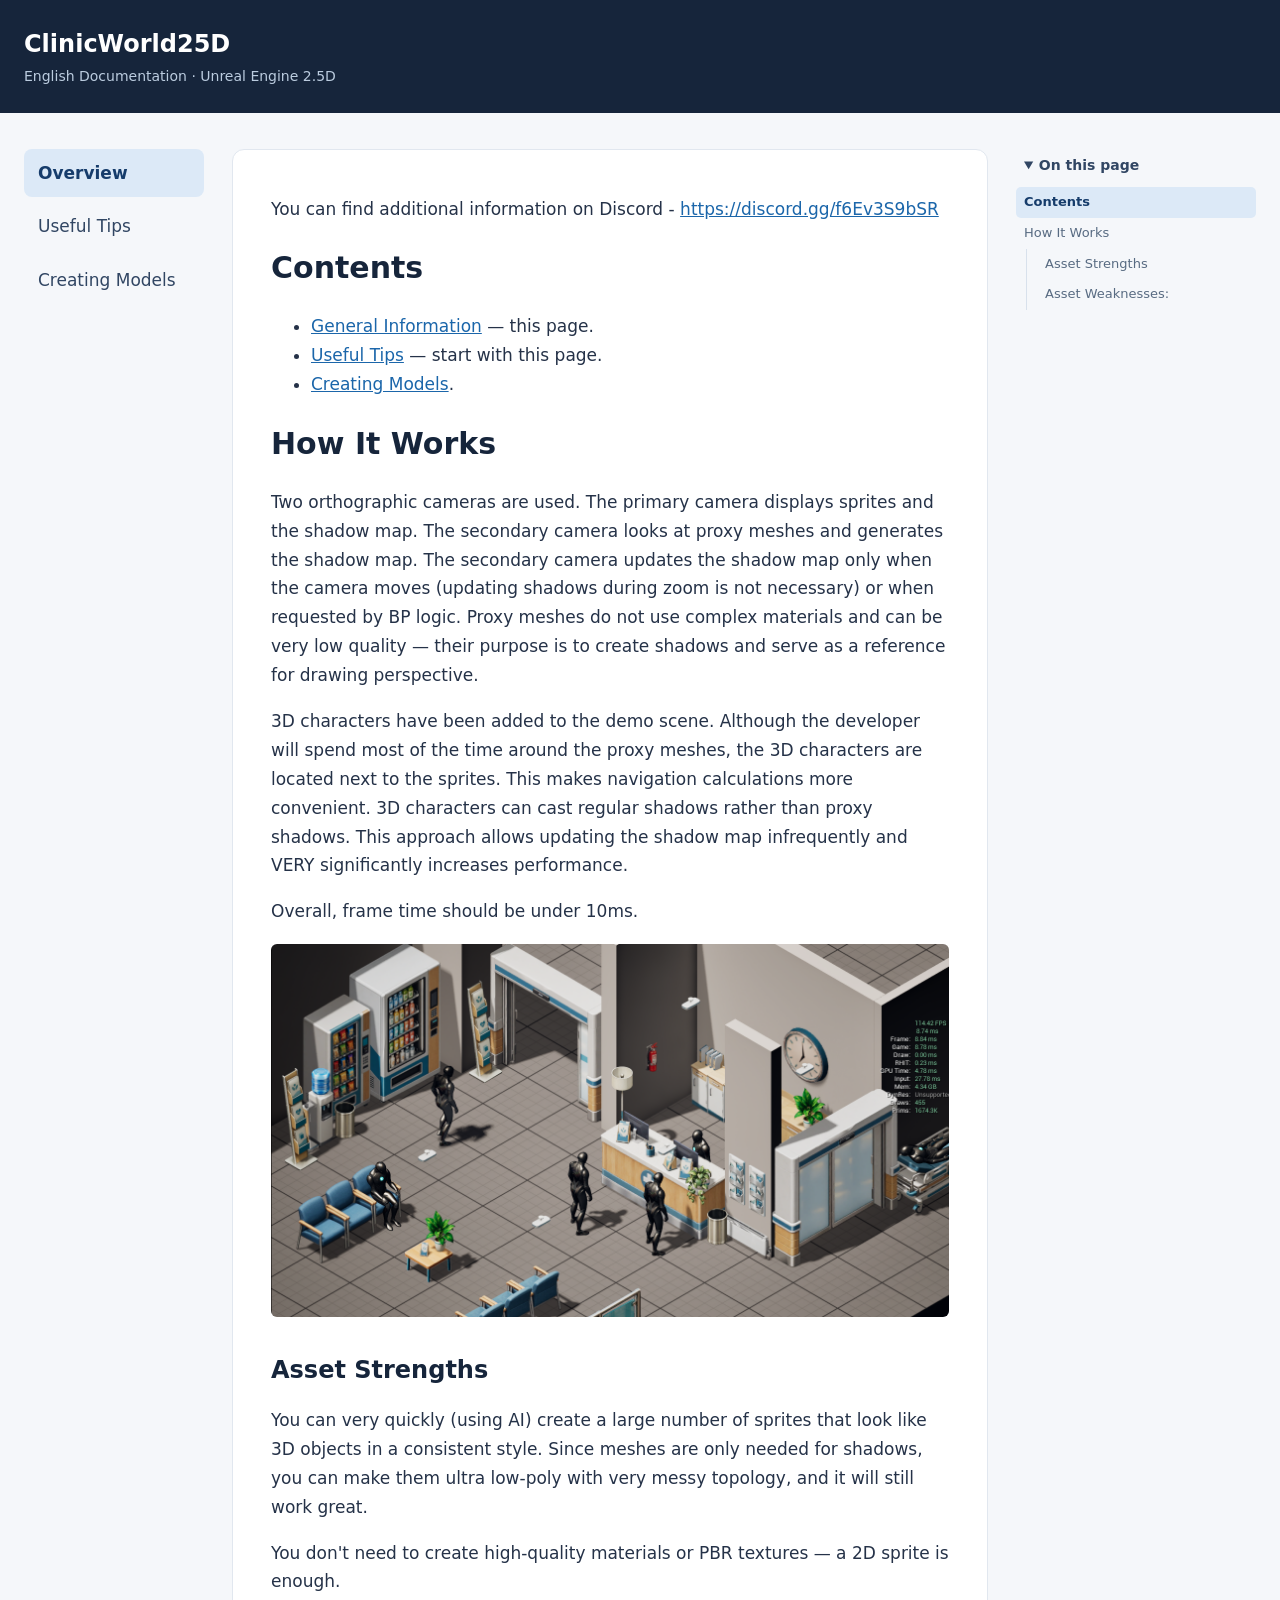
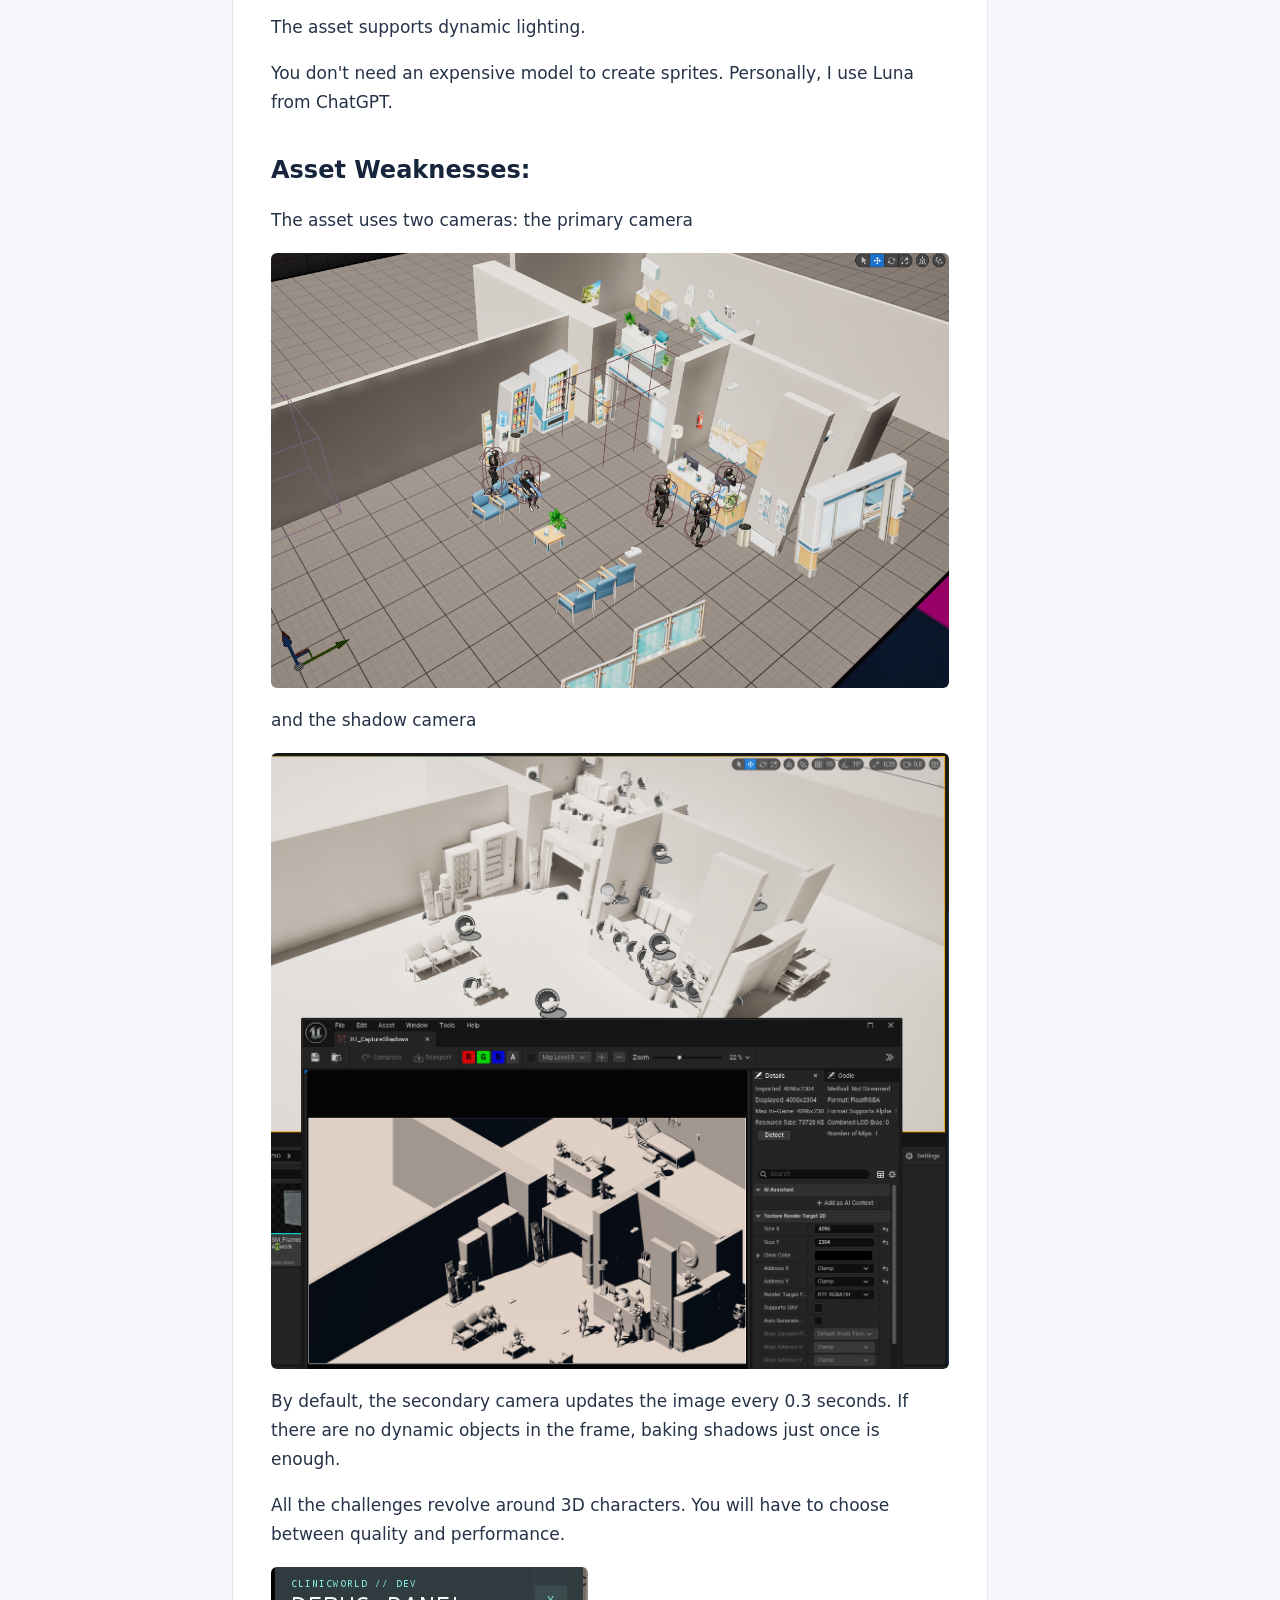
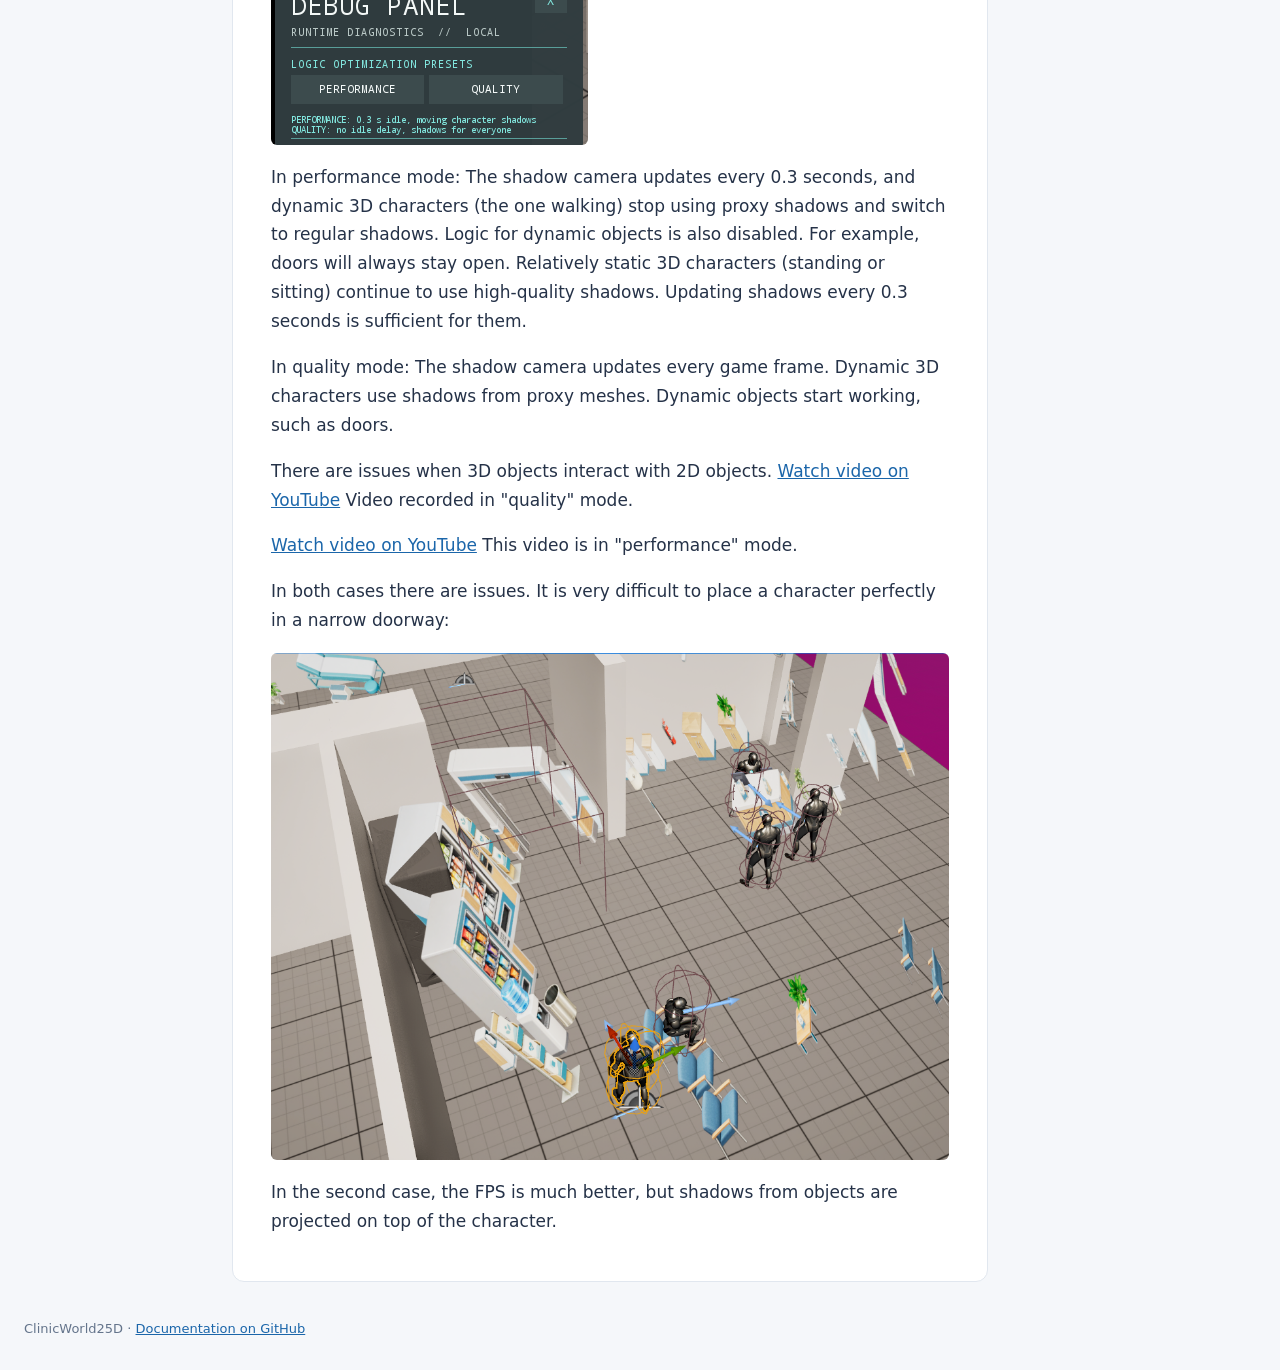
<file: index.html>
<!doctype html><html lang="en"><head><meta charset="utf-8"><meta name="viewport" content="width=device-width, initial-scale=1"><meta name="description" content="ClinicWorld25D documentation: sprites, proxy shadows, and model creation in Unreal Engine."><title>Overview · ClinicWorld25D</title><link rel="stylesheet" href="style.css"><script src="script.js" defer></script></head><body><header><strong>ClinicWorld25D</strong><span>English Documentation · Unreal Engine 2.5D</span></header><div class="shell"><nav class="site-nav" aria-label="Documentation"><a class="active" href="index.html">Overview</a><a class="" href="tips.html">Useful Tips</a><a class="" href="creating-models.html">Creating Models</a></nav><article><p>You can find additional information on Discord - <a href="https://discord.gg/f6Ev3S9bSR">https://discord.gg/f6Ev3S9bSR</a></p>
<h1 id="contents">Contents</h1>
<ul>
<li><a href="index.html#how-it-works">General Information</a> — this page.</li>
<li><a href="tips.html">Useful Tips</a> — start with this page.</li>
<li><a href="creating-models.html">Creating Models</a>.</li>
</ul>
<h1 id="how-it-works">How It Works</h1>
<p>Two orthographic cameras are used.
The primary camera displays sprites and the shadow map.
The secondary camera looks at proxy meshes and generates the shadow map. The secondary camera updates the shadow map only when the camera moves (updating shadows during zoom is not necessary) or when requested by BP logic. Proxy meshes do not use complex materials and can be very low quality — their purpose is to create shadows and serve as a reference for drawing perspective.</p>
<p>3D characters have been added to the demo scene. Although the developer will spend most of the time around the proxy meshes, the 3D characters are located next to the sprites. This makes navigation calculations more convenient. 
3D characters can cast regular shadows rather than proxy shadows. This approach allows updating the shadow map infrequently and VERY significantly increases performance. </p>
<p>Overall, frame time should be under 10ms.</p>
<p><img src="Pasted%20image%2020261002104428.png" alt="Unreal Engine screenshot" loading="lazy"></p>
<h2 id="asset-strengths">Asset Strengths</h2>
<p>You can very quickly (using AI) create a large number of sprites that look like 3D objects in a consistent style. Since meshes are only needed for shadows, you can make them ultra low-poly with very messy topology, and it will still work great.</p>
<p>You don't need to create high-quality materials or PBR textures — a 2D sprite is enough.</p>
<p>The asset supports dynamic lighting. </p>
<p>You don't need an expensive model to create sprites. Personally, I use Luna from ChatGPT.</p>
<h2 id="asset-weaknesses">Asset Weaknesses:</h2>
<p>The asset uses two cameras: the primary camera
<img src="Pasted%20image%2020260928103516.png" alt="Unreal Engine screenshot" loading="lazy">
and the shadow camera
<img src="Pasted%20image%2020260928103644.png" alt="Unreal Engine screenshot" loading="lazy"></p>
<p>By default, the secondary camera updates the image every 0.3 seconds. If there are no dynamic objects in the frame, baking shadows just once is enough.</p>
<p>All the challenges revolve around 3D characters. 
You will have to choose between quality and performance.
<img src="Pasted%20image%2020260928103347.png" alt="Unreal Engine screenshot" loading="lazy">
In performance mode:
The shadow camera updates every 0.3 seconds, and dynamic 3D characters (the one walking) stop using proxy shadows and switch to regular shadows. Logic for dynamic objects is also disabled. For example, doors will always stay open.
Relatively static 3D characters (standing or sitting) continue to use high-quality shadows. Updating shadows every 0.3 seconds is sufficient for them.</p>
<p>In quality mode:
The shadow camera updates every game frame.
Dynamic 3D characters use shadows from proxy meshes. Dynamic objects start working, such as doors.</p>
<p>There are issues when 3D objects interact with 2D objects.
<a href="https://youtu.be/tTf1qSkUecU">Watch video on YouTube</a>
Video recorded in "quality" mode.</p>
<p><a href="https://youtu.be/sWyqWHh1D8M">Watch video on YouTube</a>
This video is in "performance" mode.</p>
<p>In both cases there are issues.
It is very difficult to place a character perfectly in a narrow doorway:
<img src="Pasted%20image%2020260928103132.png" alt="Unreal Engine screenshot" loading="lazy"></p>
<p>In the second case, the FPS is much better, but shadows from objects are projected on top of the character.</p></article><aside class="page-toc"><details open><summary>On this page</summary><nav aria-label="On this page"><div class="toc">
<ul>
<li><a href="#contents">Contents</a></li>
<li><a href="#how-it-works">How It Works</a><ul>
<li><a href="#asset-strengths">Asset Strengths</a></li>
<li><a href="#asset-weaknesses">Asset Weaknesses:</a></li>
</ul>
</li>
</ul>
</div>
</nav></details></aside></div><footer>ClinicWorld25D · <a href="https://github.com/Zegi-assets/ClinicWorld25D-Docs">Documentation on GitHub</a></footer></body></html>
</file>
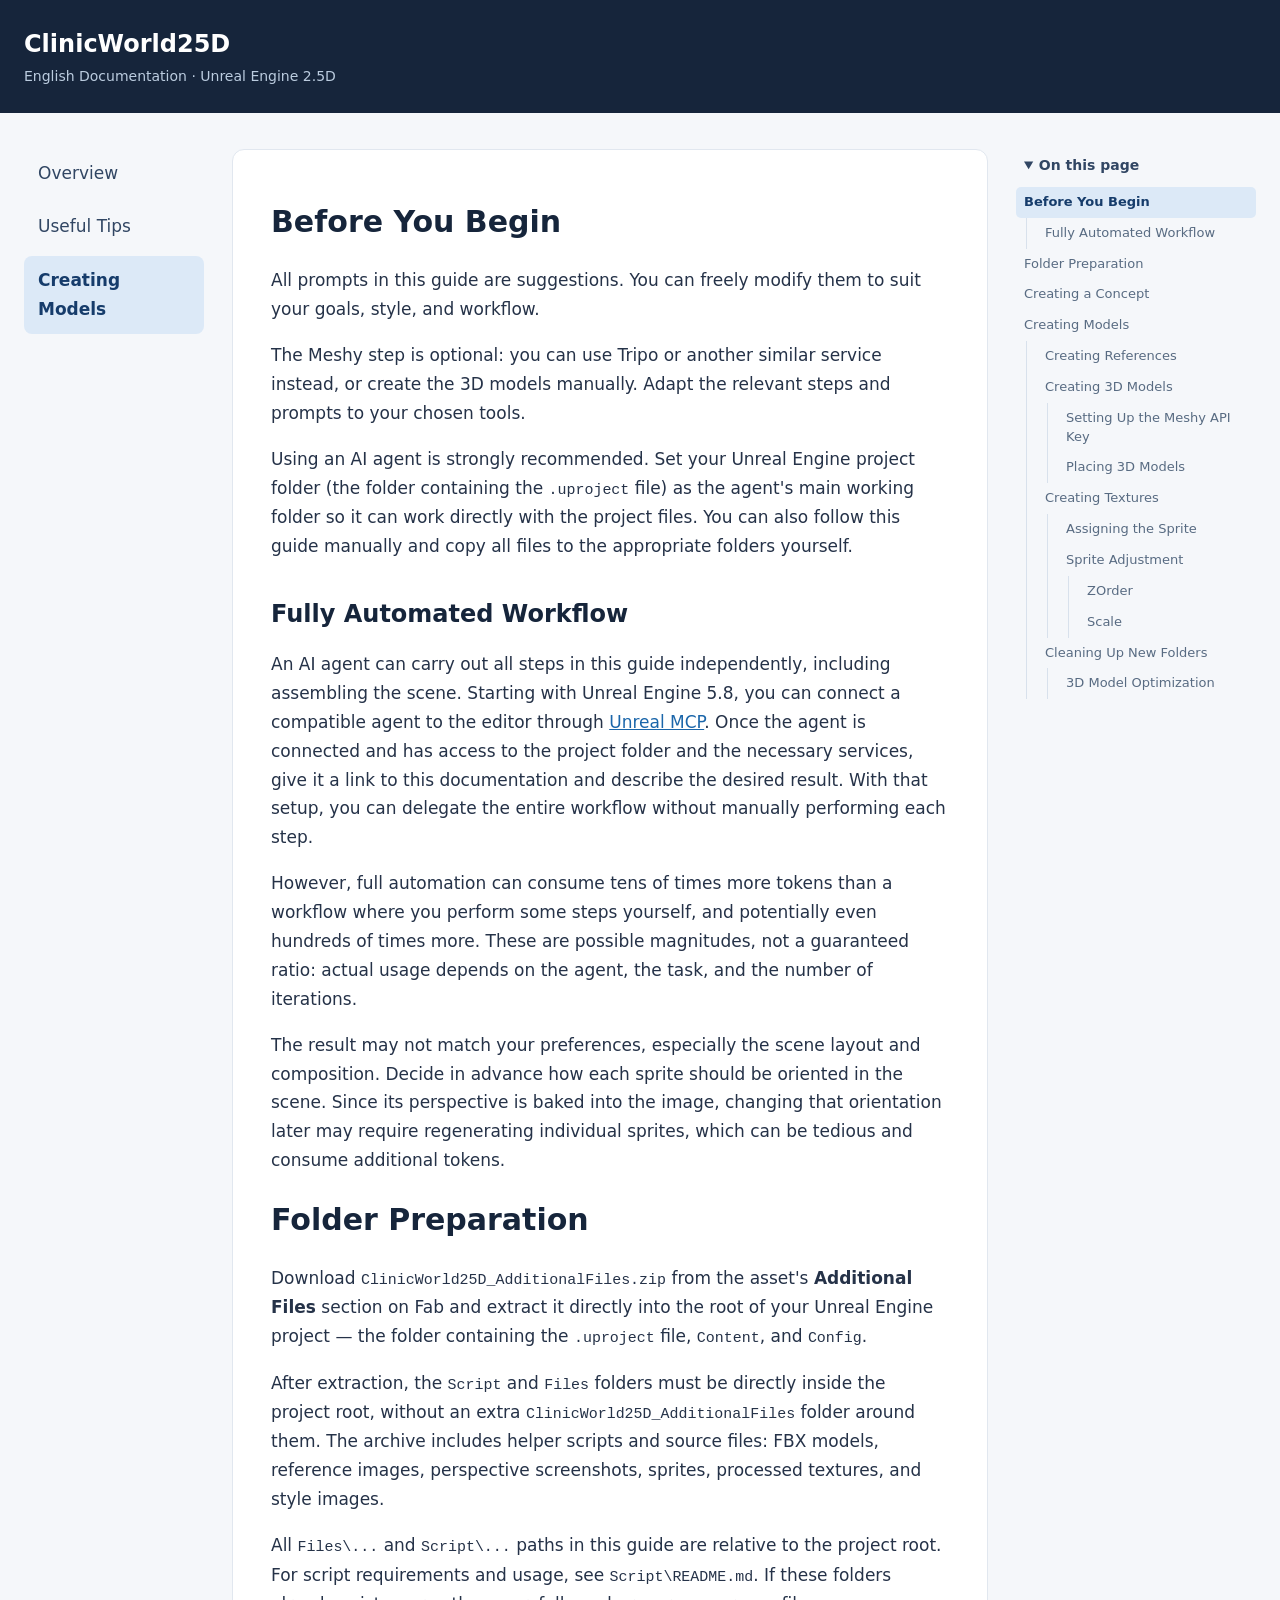
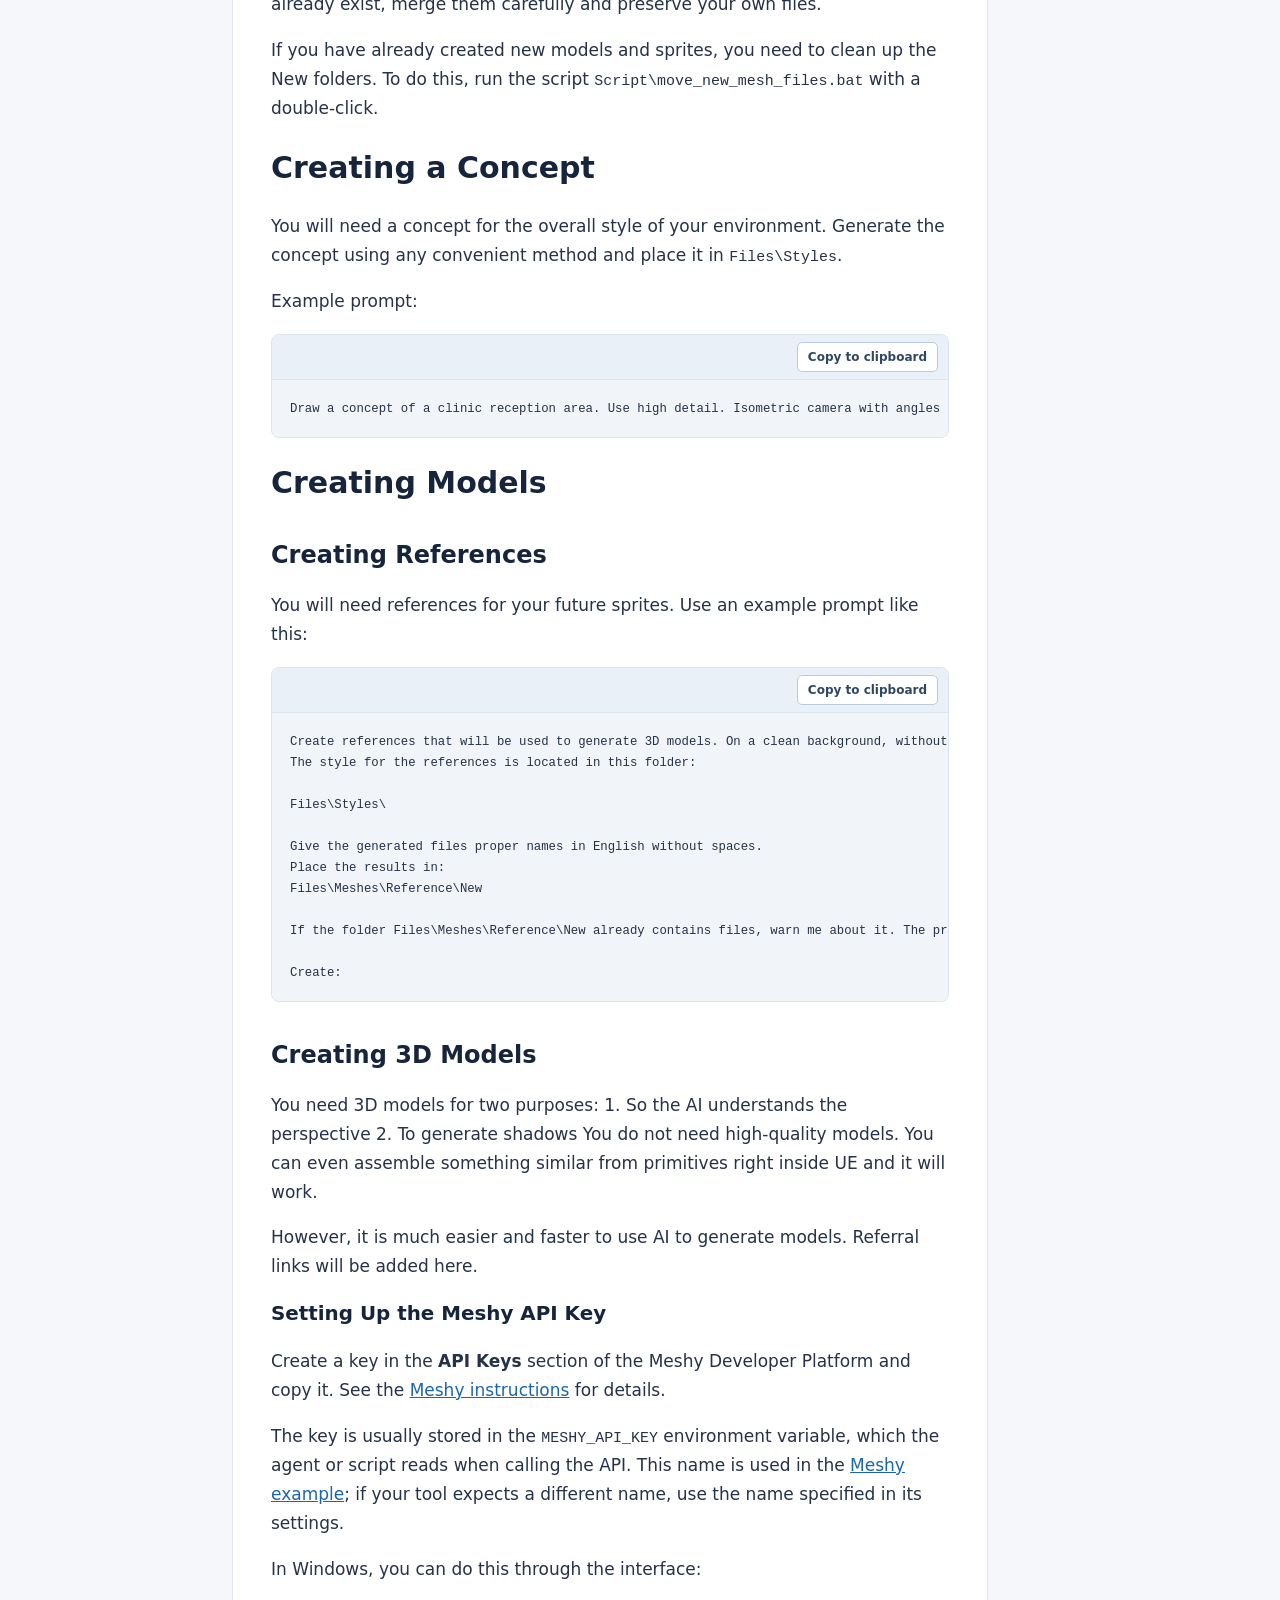
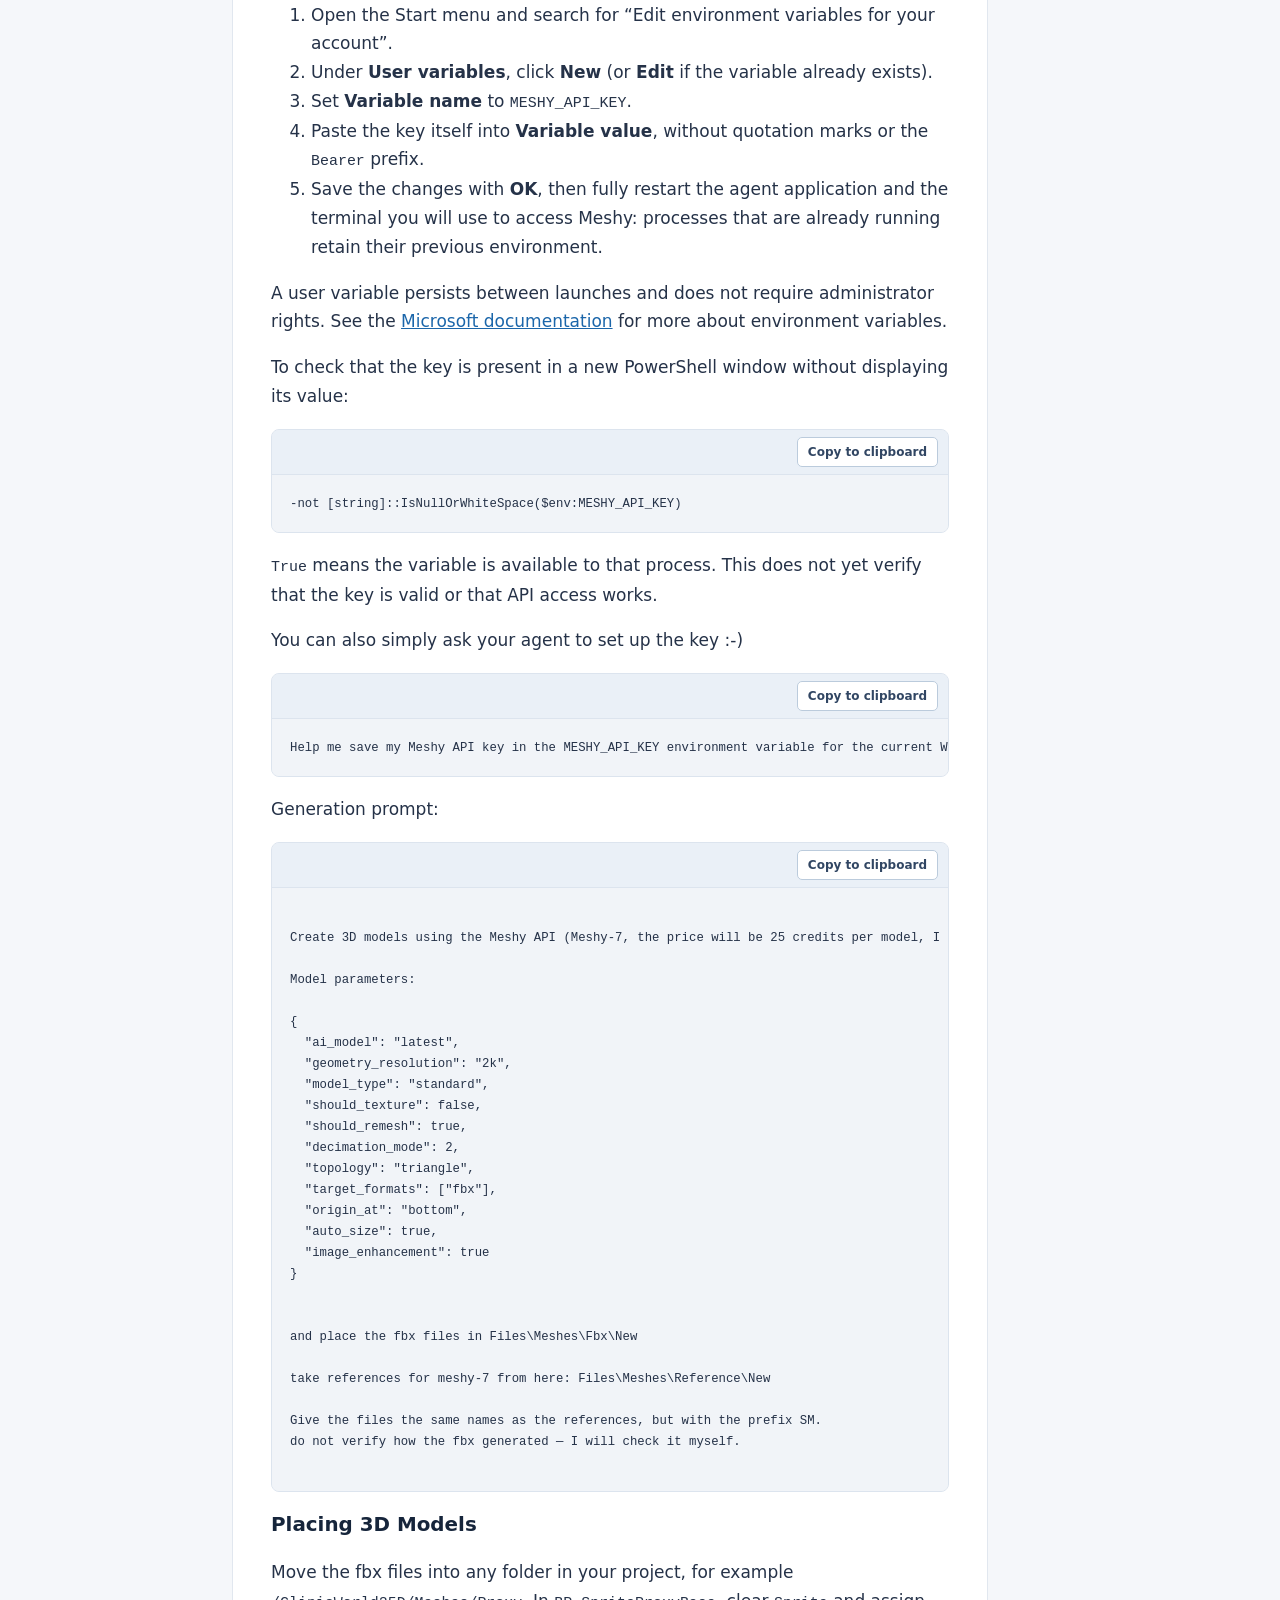
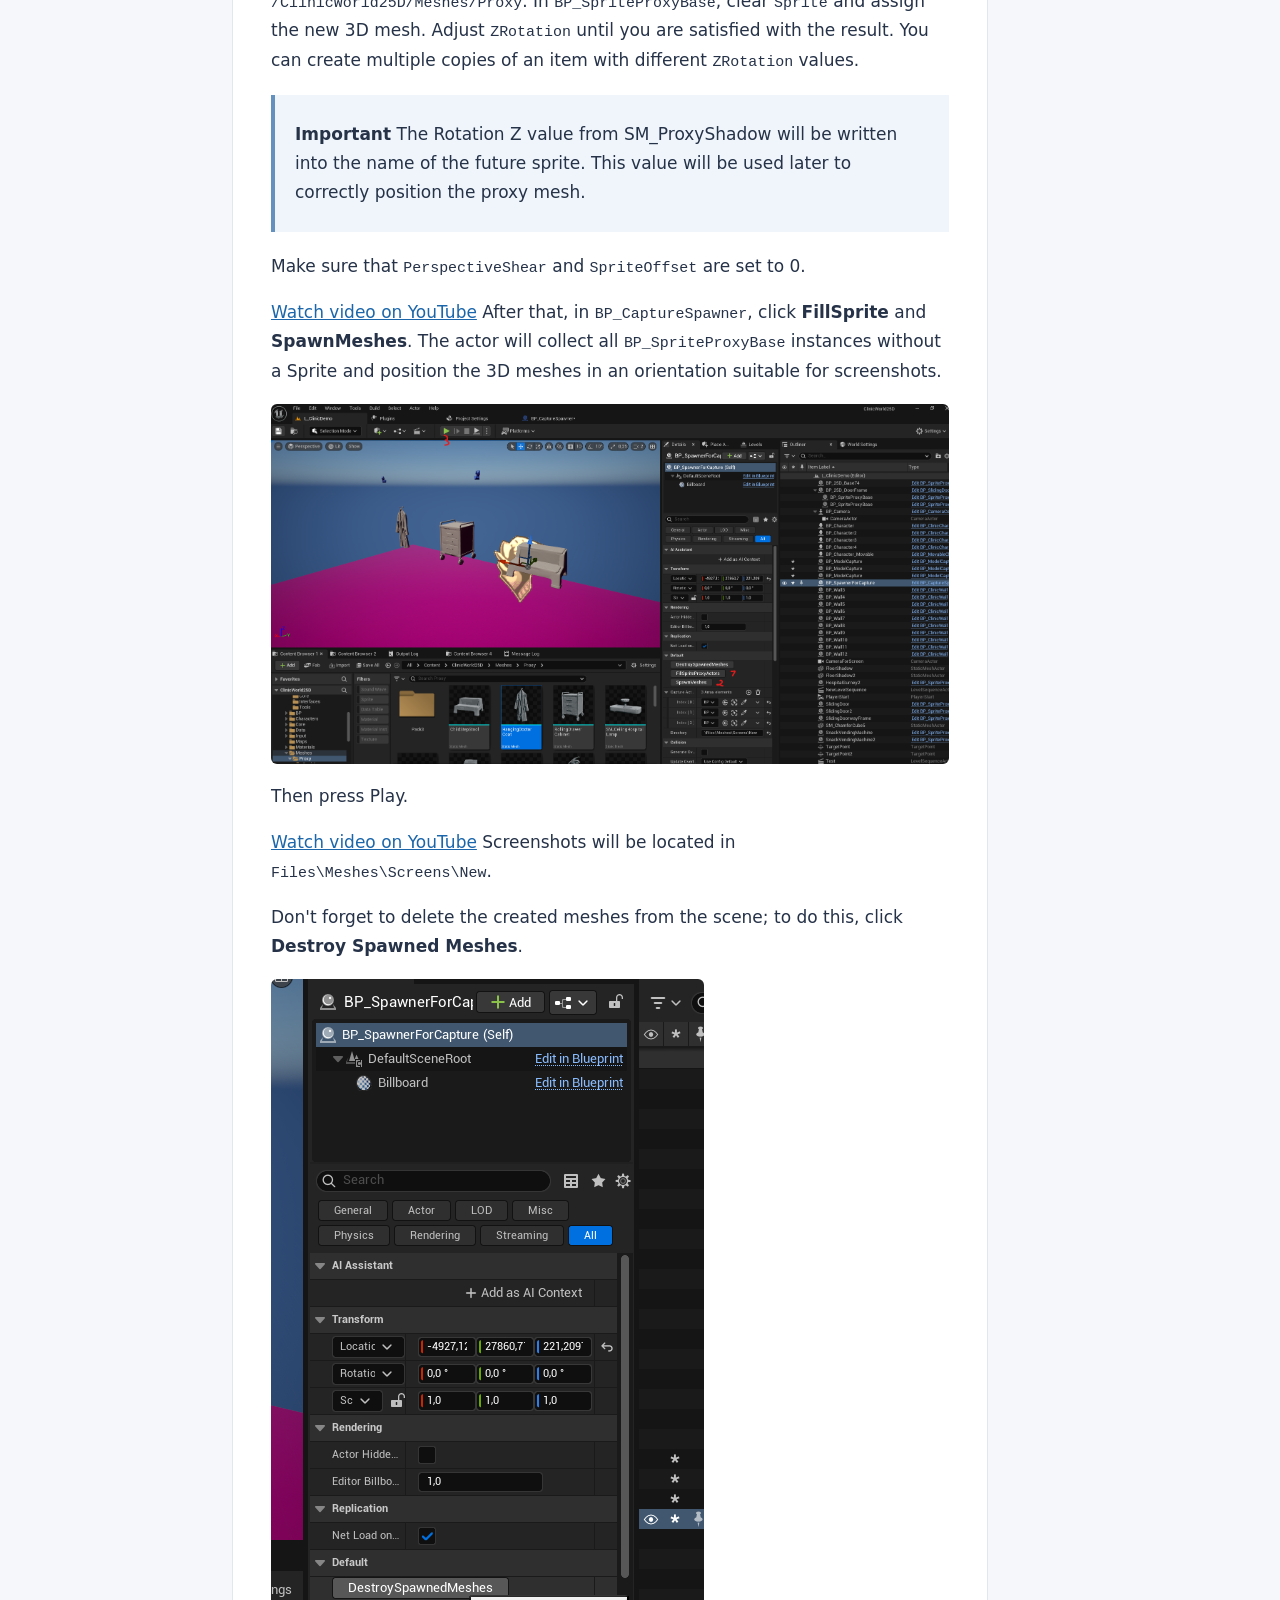
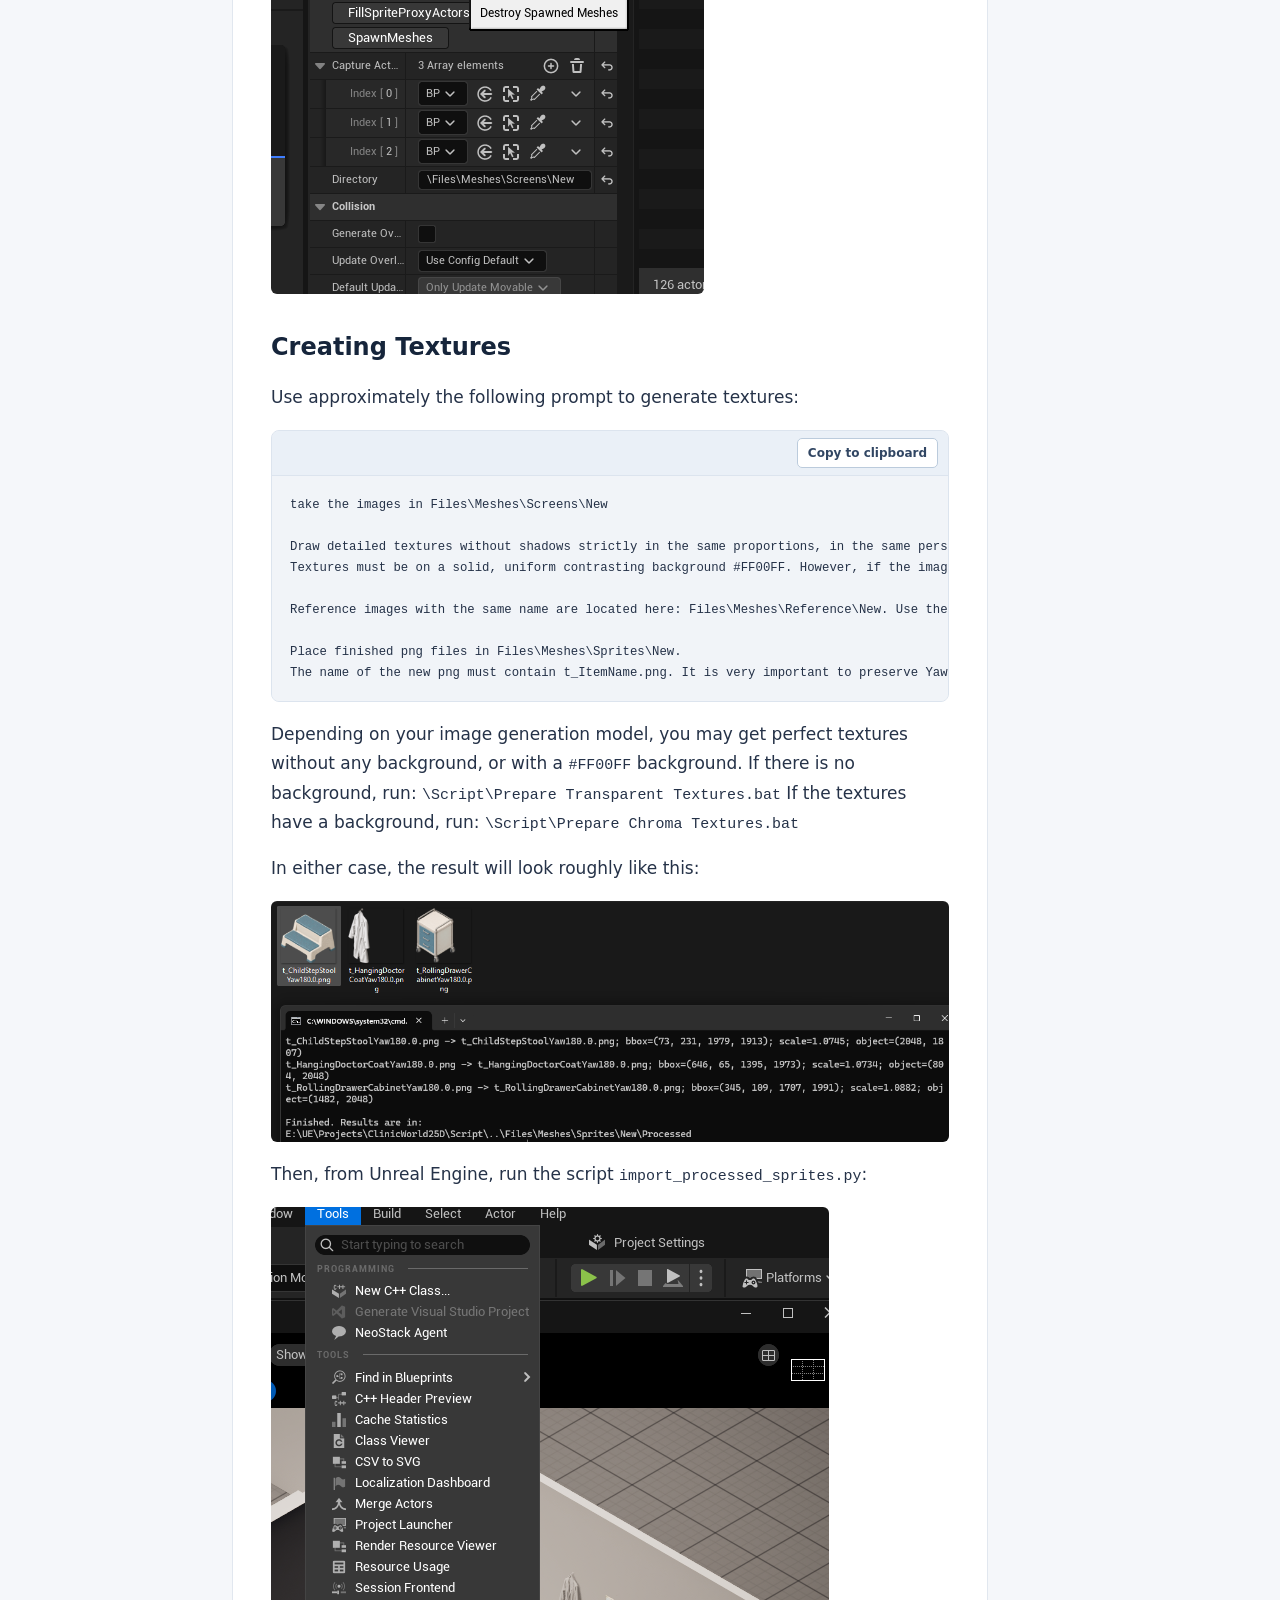
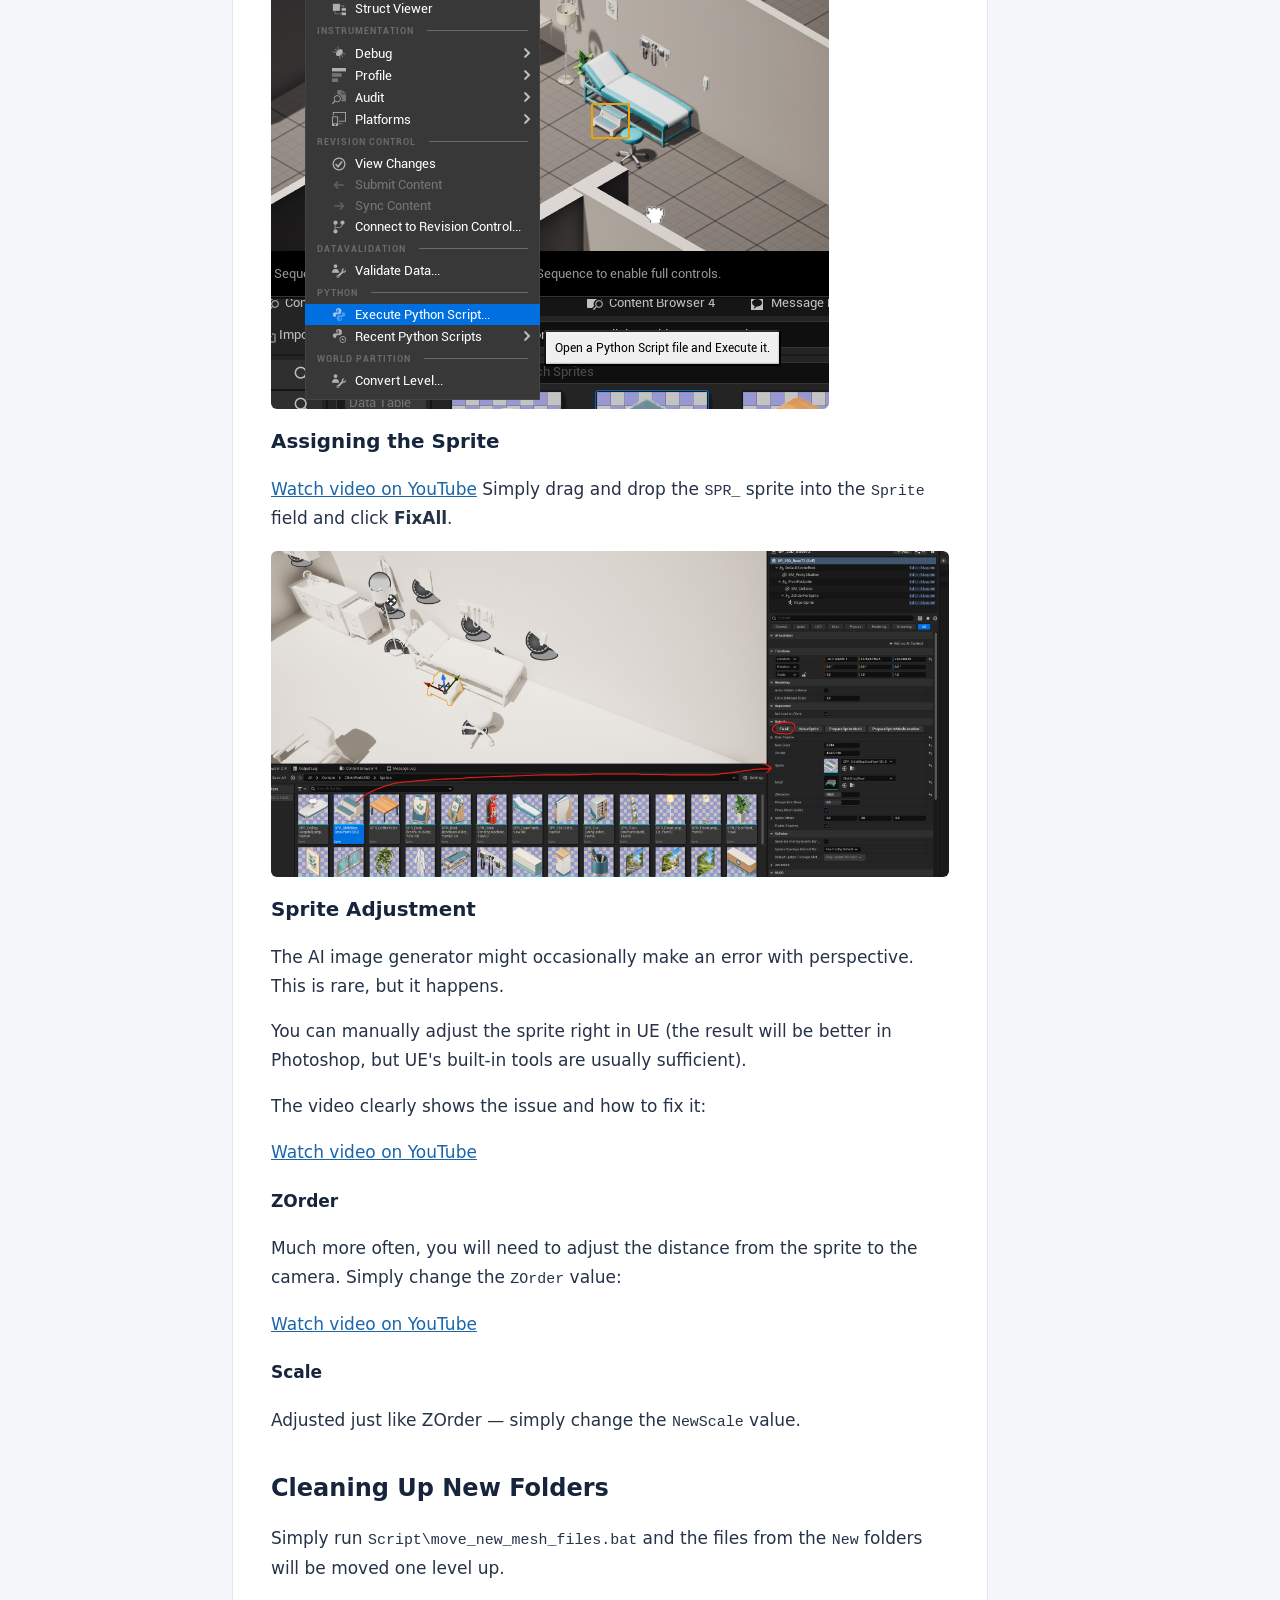
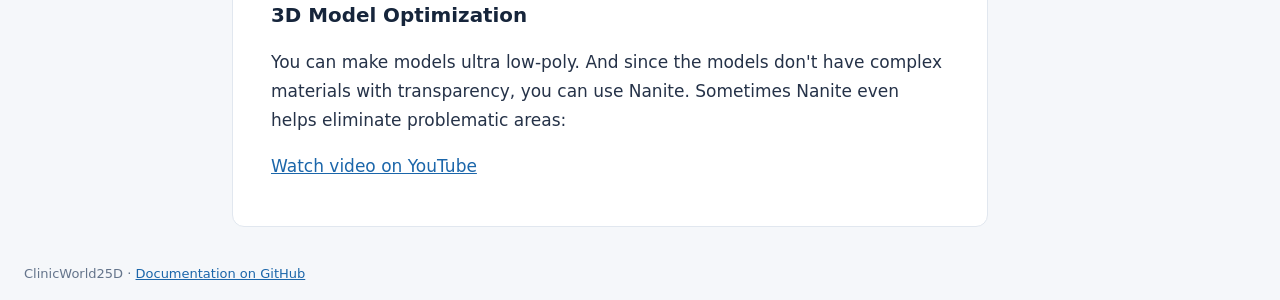
<file: creating-models.html>
<!doctype html><html lang="en"><head><meta charset="utf-8"><meta name="viewport" content="width=device-width, initial-scale=1"><meta name="description" content="ClinicWorld25D documentation: sprites, proxy shadows, and model creation in Unreal Engine."><title>Creating Models · ClinicWorld25D</title><link rel="stylesheet" href="style.css"><script src="script.js" defer></script></head><body><header><strong>ClinicWorld25D</strong><span>English Documentation · Unreal Engine 2.5D</span></header><div class="shell"><nav class="site-nav" aria-label="Documentation"><a class="" href="index.html">Overview</a><a class="" href="tips.html">Useful Tips</a><a class="active" href="creating-models.html">Creating Models</a></nav><article><h1 id="before-you-begin">Before You Begin</h1>
<p>All prompts in this guide are suggestions. You can freely modify them to suit your goals, style, and workflow.</p>
<p>The Meshy step is optional: you can use Tripo or another similar service instead, or create the 3D models manually. Adapt the relevant steps and prompts to your chosen tools.</p>
<p>Using an AI agent is strongly recommended. Set your Unreal Engine project folder (the folder containing the <code>.uproject</code> file) as the agent's main working folder so it can work directly with the project files. You can also follow this guide manually and copy all files to the appropriate folders yourself.</p>
<h2 id="fully-automated-workflow">Fully Automated Workflow</h2>
<p>An AI agent can carry out all steps in this guide independently, including assembling the scene. Starting with Unreal Engine 5.8, you can connect a compatible agent to the editor through <a href="https://dev.epicgames.com/documentation/unreal-engine/unreal-mcp-in-unreal-editor">Unreal MCP</a>. Once the agent is connected and has access to the project folder and the necessary services, give it a link to this documentation and describe the desired result. With that setup, you can delegate the entire workflow without manually performing each step.</p>
<p>However, full automation can consume tens of times more tokens than a workflow where you perform some steps yourself, and potentially even hundreds of times more. These are possible magnitudes, not a guaranteed ratio: actual usage depends on the agent, the task, and the number of iterations.</p>
<p>The result may not match your preferences, especially the scene layout and composition. Decide in advance how each sprite should be oriented in the scene. Since its perspective is baked into the image, changing that orientation later may require regenerating individual sprites, which can be tedious and consume additional tokens.</p>
<h1 id="folder-preparation">Folder Preparation</h1>
<p>Download <code>ClinicWorld25D_AdditionalFiles.zip</code> from the asset's <strong>Additional Files</strong> section on Fab and extract it directly into the root of your Unreal Engine project — the folder containing the <code>.uproject</code> file, <code>Content</code>, and <code>Config</code>.</p>
<p>After extraction, the <code>Script</code> and <code>Files</code> folders must be directly inside the project root, without an extra <code>ClinicWorld25D_AdditionalFiles</code> folder around them. The archive includes helper scripts and source files: FBX models, reference images, perspective screenshots, sprites, processed textures, and style images.</p>
<p>All <code>Files\...</code> and <code>Script\...</code> paths in this guide are relative to the project root. For script requirements and usage, see <code>Script\README.md</code>. If these folders already exist, merge them carefully and preserve your own files.</p>
<p>If you have already created new models and sprites, you need to clean up the New folders. To do this, run the script <code>Script\move_new_mesh_files.bat</code> with a double-click.</p>
<h1 id="creating-a-concept">Creating a Concept</h1>
<p>You will need a concept for the overall style of your environment.
Generate the concept using any convenient method and place it in <code>Files\Styles</code>.</p>
<p>Example prompt:</p>
<pre><code>Draw a concept of a clinic reception area. Use high detail. Isometric camera with angles (Pitch=-35.264000,Yaw=45.000000,Roll=0.000000)
</code></pre>
<h1 id="creating-models">Creating Models</h1>
<h2 id="creating-references">Creating References</h2>
<p>You will need references for your future sprites.
Use an example prompt like this:</p>
<pre><code>Create references that will be used to generate 3D models. On a clean background, without shadows.
The style for the references is located in this folder: 

Files\Styles\

Give the generated files proper names in English without spaces.
Place the results in:
Files\Meshes\Reference\New

If the folder Files\Meshes\Reference\New already contains files, warn me about it. The proper way to clear the folder is to run Script\move_new_mesh_files.bat

Create:
</code></pre>
<h2 id="creating-3d-models">Creating 3D Models</h2>
<p>You need 3D models for two purposes:
1. So the AI understands the perspective
2. To generate shadows
You do not need high-quality models. You can even assemble something similar from primitives right inside UE and it will work.</p>
<p>However, it is much easier and faster to use AI to generate models. 
Referral links will be added here.</p>
<h3 id="setting-up-the-meshy-api-key">Setting Up the Meshy API Key</h3>
<p>Create a key in the <strong>API Keys</strong> section of the Meshy Developer Platform and copy it. See the <a href="https://docs.meshy.ai/en/api/authentication">Meshy instructions</a> for details.</p>
<p>The key is usually stored in the <code>MESHY_API_KEY</code> environment variable, which the agent or script reads when calling the API. This name is used in the <a href="https://docs.meshy.ai/en/api/quick-start">Meshy example</a>; if your tool expects a different name, use the name specified in its settings.</p>
<p>In Windows, you can do this through the interface:</p>
<ol>
<li>Open the Start menu and search for “Edit environment variables for your account”.</li>
<li>Under <strong>User variables</strong>, click <strong>New</strong> (or <strong>Edit</strong> if the variable already exists).</li>
<li>Set <strong>Variable name</strong> to <code>MESHY_API_KEY</code>.</li>
<li>Paste the key itself into <strong>Variable value</strong>, without quotation marks or the <code>Bearer</code> prefix.</li>
<li>Save the changes with <strong>OK</strong>, then fully restart the agent application and the terminal you will use to access Meshy: processes that are already running retain their previous environment.</li>
</ol>
<p>A user variable persists between launches and does not require administrator rights. See the <a href="https://learn.microsoft.com/en-us/powershell/module/microsoft.powershell.core/about/about_environment_variables">Microsoft documentation</a> for more about environment variables.</p>
<p>To check that the key is present in a new PowerShell window without displaying its value:</p>
<pre><code class="language-powershell">-not [string]::IsNullOrWhiteSpace($env:MESHY_API_KEY)
</code></pre>
<p><code>True</code> means the variable is available to that process. This does not yet verify that the key is valid or that API access works.</p>
<p>You can also simply ask your agent to set up the key :-)</p>
<pre><code class="language-text">Help me save my Meshy API key in the MESHY_API_KEY environment variable for the current Windows user. Arrange for me to enter the key locally myself, without sending it in chat. Do not display the key or save it in project files or documentation. Check that the variable exists without displaying its value, and tell me which application needs to be restarted.
</code></pre>
<p>Generation prompt:</p>
<pre><code>
Create 3D models using the Meshy API (Meshy-7, the price will be 25 credits per model, I grant permission for this)

Model parameters:

{
  &quot;ai_model&quot;: &quot;latest&quot;,
  &quot;geometry_resolution&quot;: &quot;2k&quot;,
  &quot;model_type&quot;: &quot;standard&quot;,
  &quot;should_texture&quot;: false,
  &quot;should_remesh&quot;: true,
  &quot;decimation_mode&quot;: 2,
  &quot;topology&quot;: &quot;triangle&quot;,
  &quot;target_formats&quot;: [&quot;fbx&quot;],
  &quot;origin_at&quot;: &quot;bottom&quot;,
  &quot;auto_size&quot;: true,
  &quot;image_enhancement&quot;: true
}


and place the fbx files in Files\Meshes\Fbx\New

take references for meshy-7 from here: Files\Meshes\Reference\New

Give the files the same names as the references, but with the prefix SM.
do not verify how the fbx generated — I will check it myself.

</code></pre>
<h3 id="placing-3d-models">Placing 3D Models</h3>
<p>Move the fbx files into any folder in your project, for example <code>/ClinicWorld25D/Meshes/Proxy</code>.
In <code>BP_SpriteProxyBase</code>, clear <code>Sprite</code> and assign the new 3D mesh.
Adjust <code>ZRotation</code> until you are satisfied with the result. You can create multiple copies of an item with different <code>ZRotation</code> values.</p>
<blockquote>
<p><strong>Important</strong>
 The Rotation Z value from SM_ProxyShadow will be written into the name of the future sprite.
 This value will be used later to correctly position the proxy mesh.</p>
</blockquote>
<p>Make sure that <code>PerspectiveShear</code> and <code>SpriteOffset</code> are set to 0.</p>
<p><a href="https://youtu.be/ASfTrTJzeUY">Watch video on YouTube</a>
After that, in <code>BP_CaptureSpawner</code>, click <strong>FillSprite</strong> and <strong>SpawnMeshes</strong>. The actor will collect all <code>BP_SpriteProxyBase</code> instances without a Sprite and position the 3D meshes in an orientation suitable for screenshots.</p>
<p><img src="Pasted%20image%2020260925162139.png" alt="Unreal Engine screenshot" loading="lazy" width="700"></p>
<p>Then press Play.</p>
<p><a href="https://youtu.be/drQFPAa5MlY">Watch video on YouTube</a>
Screenshots will be located in <code>Files\Meshes\Screens\New</code>.</p>
<p>Don't forget to delete the created meshes from the scene; to do this, click 
<strong>Destroy Spawned Meshes</strong>.
<img src="Pasted%20image%2020260925162550.png" alt="Unreal Engine screenshot" loading="lazy"></p>
<h2 id="creating-textures">Creating Textures</h2>
<p>Use approximately the following prompt to generate textures:</p>
<pre><code>take the images in Files\Meshes\Screens\New 

Draw detailed textures without shadows strictly in the same proportions, in the same perspective, and at the same resolution (2048x2048) as the 3D model screenshot. Take file names into account to understand what is depicted in the screenshot.
Textures must be on a solid, uniform contrasting background #FF00FF. However, if the image generator produces images without a background right away, that is great! Do not force-add a background.

Reference images with the same name are located here: Files\Meshes\Reference\New. Use them to create the texture in the required projection.

Place finished png files in Files\Meshes\Sprites\New.
The name of the new png must contain t_ItemName.png. It is very important to preserve Yaw and its value in the file name.
</code></pre>
<p>Depending on your image generation model, you may get perfect textures without any background, or with a <code>#FF00FF</code> background.
If there is no background, run:
<code>\Script\Prepare Transparent Textures.bat</code>
If the textures have a background, run:
<code>\Script\Prepare Chroma Textures.bat</code></p>
<p>In either case, the result will look roughly like this:</p>
<p><img src="Pasted%20image%2020260926100901.png" alt="Unreal Engine screenshot" loading="lazy"></p>
<p>Then, from Unreal Engine, run the script <code>import_processed_sprites.py</code>:</p>
<p><img src="Pasted%20image%2020260926102949.png" alt="Unreal Engine screenshot" loading="lazy"></p>
<h3 id="assigning-the-sprite">Assigning the Sprite</h3>
<p><a href="https://youtu.be/8qln9bvIU1o">Watch video on YouTube</a>
Simply drag and drop the <code>SPR_</code> sprite into the <code>Sprite</code> field and click <strong>FixAll</strong>.
<img src="Pasted%20image%2020260926104105.png" alt="Unreal Engine screenshot" loading="lazy"></p>
<h3 id="sprite-adjustment">Sprite Adjustment</h3>
<p>The AI image generator might occasionally make an error with perspective. This is rare, but it happens.</p>
<p>You can manually adjust the sprite right in UE (the result will be better in Photoshop, but UE's built-in tools are usually sufficient).</p>
<p>The video clearly shows the issue and how to fix it:</p>
<p><a href="https://youtu.be/2n6UNE6s4u0">Watch video on YouTube</a></p>
<h4 id="zorder">ZOrder</h4>
<p>Much more often, you will need to adjust the distance from the sprite to the camera. Simply change the <code>ZOrder</code> value:</p>
<p><a href="https://youtu.be/ZF_KgzIgENA">Watch video on YouTube</a></p>
<h4 id="scale">Scale</h4>
<p>Adjusted just like ZOrder — simply change the <code>NewScale</code> value.</p>
<h2 id="cleaning-up-new-folders">Cleaning Up New Folders</h2>
<p>Simply run <code>Script\move_new_mesh_files.bat</code> and the files from the <code>New</code> folders will be moved one level up.</p>
<h3 id="3d-model-optimization">3D Model Optimization</h3>
<p>You can make models ultra low-poly. And since the models don't have complex materials with transparency, you can use Nanite. Sometimes Nanite even helps eliminate problematic areas:</p>
<p><a href="https://youtu.be/h_3f4ejzNa0">Watch video on YouTube</a></p></article><aside class="page-toc"><details open><summary>On this page</summary><nav aria-label="On this page"><div class="toc">
<ul>
<li><a href="#before-you-begin">Before You Begin</a><ul>
<li><a href="#fully-automated-workflow">Fully Automated Workflow</a></li>
</ul>
</li>
<li><a href="#folder-preparation">Folder Preparation</a></li>
<li><a href="#creating-a-concept">Creating a Concept</a></li>
<li><a href="#creating-models">Creating Models</a><ul>
<li><a href="#creating-references">Creating References</a></li>
<li><a href="#creating-3d-models">Creating 3D Models</a><ul>
<li><a href="#setting-up-the-meshy-api-key">Setting Up the Meshy API Key</a></li>
<li><a href="#placing-3d-models">Placing 3D Models</a></li>
</ul>
</li>
<li><a href="#creating-textures">Creating Textures</a><ul>
<li><a href="#assigning-the-sprite">Assigning the Sprite</a></li>
<li><a href="#sprite-adjustment">Sprite Adjustment</a><ul>
<li><a href="#zorder">ZOrder</a></li>
<li><a href="#scale">Scale</a></li>
</ul>
</li>
</ul>
</li>
<li><a href="#cleaning-up-new-folders">Cleaning Up New Folders</a><ul>
<li><a href="#3d-model-optimization">3D Model Optimization</a></li>
</ul>
</li>
</ul>
</li>
</ul>
</div>
</nav></details></aside></div><footer>ClinicWorld25D · <a href="https://github.com/Zegi-assets/ClinicWorld25D-Docs">Documentation on GitHub</a></footer></body></html>
</file>
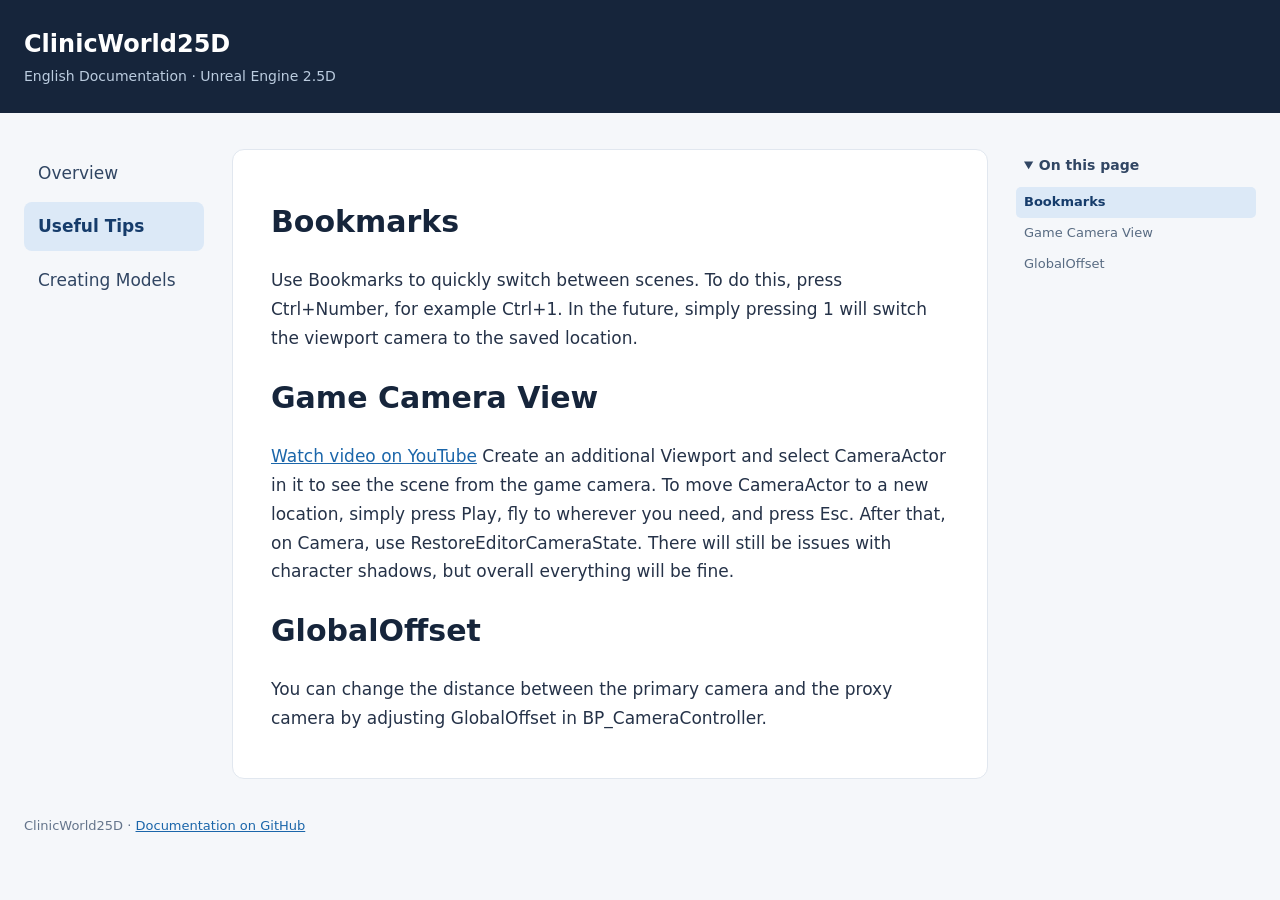
<file: tips.html>
<!doctype html><html lang="en"><head><meta charset="utf-8"><meta name="viewport" content="width=device-width, initial-scale=1"><meta name="description" content="ClinicWorld25D documentation: sprites, proxy shadows, and model creation in Unreal Engine."><title>Useful Tips · ClinicWorld25D</title><link rel="stylesheet" href="style.css"><script src="script.js" defer></script></head><body><header><strong>ClinicWorld25D</strong><span>English Documentation · Unreal Engine 2.5D</span></header><div class="shell"><nav class="site-nav" aria-label="Documentation"><a class="" href="index.html">Overview</a><a class="active" href="tips.html">Useful Tips</a><a class="" href="creating-models.html">Creating Models</a></nav><article><h1 id="bookmarks">Bookmarks</h1>
<p>Use Bookmarks to quickly switch between scenes.
To do this, press Ctrl+Number, for example Ctrl+1. In the future, simply pressing 1 will switch the viewport camera to the saved location.</p>
<h1 id="game-camera-view">Game Camera View</h1>
<p><a href="https://youtu.be/ZHhmq6dMqx4">Watch video on YouTube</a>
Create an additional Viewport and select CameraActor in it to see the scene from the game camera.
To move CameraActor to a new location, simply press Play, fly to wherever you need, and press Esc. After that, on Camera, use RestoreEditorCameraState.
There will still be issues with character shadows, but overall everything will be fine.</p>
<h1 id="globaloffset">GlobalOffset</h1>
<p>You can change the distance between the primary camera and the proxy camera by adjusting GlobalOffset in BP_CameraController.</p></article><aside class="page-toc"><details open><summary>On this page</summary><nav aria-label="On this page"><div class="toc">
<ul>
<li><a href="#bookmarks">Bookmarks</a></li>
<li><a href="#game-camera-view">Game Camera View</a></li>
<li><a href="#globaloffset">GlobalOffset</a></li>
</ul>
</div>
</nav></details></aside></div><footer>ClinicWorld25D · <a href="https://github.com/Zegi-assets/ClinicWorld25D-Docs">Documentation on GitHub</a></footer></body></html>
</file>
<file: style.css>
* { box-sizing: border-box; }
html { scroll-behavior: smooth; }
body { margin: 0; background: #f5f7fa; color: #253248; font: 17px/1.7 system-ui, sans-serif; }
header { background: #16253b; color: white; padding: 24px max(24px, calc((100% - 1440px)/2 + 24px)); }
header strong { font-size: 24px; }
header span { display: block; color: #bbccdf; font-size: 14px; }
.shell { display: grid; grid-template-columns: 180px minmax(0, 1fr) 240px; gap: 28px; max-width: 1440px; margin: auto; padding: 36px 24px; align-items: start; }
.site-nav, .page-toc { position: sticky; top: 24px; }
.site-nav a { display: block; padding: 10px 14px; border-radius: 8px; color: #314663; text-decoration: none; margin-bottom: 5px; }
.site-nav a.active { background: #dce9f7; color: #163c6b; font-weight: 650; }
article { min-width: 0; background: white; padding: 28px 38px; border-radius: 12px; border: 1px solid #e1e7ef; }
h1, h2, h3, h4 { line-height: 1.3; color: #16253b; scroll-margin-top: 24px; }
h1 { font-size: 30px; }
h2 { margin-top: 38px; font-size: 24px; }
a { color: #1b66aa; }
img { max-width: 100%; height: auto; border-radius: 6px; display: block; margin: 18px 0; }
pre { overflow: auto; background: #f1f4f8; padding: 18px; border-radius: 8px; font-size: 14px; line-height: 1.5; }
code { font-family: Consolas, monospace; font-size: .88em; overflow-wrap: anywhere; }
blockquote { margin: 20px 0; border-left: 4px solid #6491bd; padding: 8px 20px; background: #eff5fb; }
footer { max-width: 1440px; margin: 0 auto; padding: 0 24px 30px; color: #64748b; font-size: 13px; }
.page-toc { min-width: 0; max-height: calc(100vh - 48px); overflow: auto; font-size: 13px; line-height: 1.45; scrollbar-width: thin; }
.page-toc summary { cursor: pointer; font-size: 14px; font-weight: 650; color: #314663; padding: 6px 8px 12px; }
.page-toc ul { list-style: none; margin: 0; padding: 0; }
.page-toc ul ul { margin-left: 10px; padding-left: 10px; border-left: 1px solid #d8e1ec; }
.page-toc a { display: block; padding: 6px 8px; border-radius: 5px; color: #586b82; text-decoration: none; overflow-wrap: anywhere; }
.page-toc a:hover { background: #e8eef6; color: #163c6b; }
.page-toc a[aria-current="location"] { background: #dce9f7; color: #163c6b; font-weight: 650; }
.code-block { margin: 18px 0; border: 1px solid #dce4ee; border-radius: 8px; overflow: hidden; background: #f1f4f8; }
.code-toolbar { display: flex; justify-content: flex-end; padding: 7px 10px; border-bottom: 1px solid #dce4ee; background: #eaf0f7; }
.copy-button { cursor: pointer; font: 600 12px/1.5 system-ui, sans-serif; color: #314663; background: white; border: 1px solid #bbcbdc; border-radius: 5px; padding: 5px 10px; }
.copy-button:hover { background: #dce9f7; }
.copy-button:focus-visible, a:focus-visible, summary:focus-visible { outline: 3px solid #4e8eca; outline-offset: 2px; }
.code-block pre { margin: 0; border-radius: 0; }
.copy-status { align-self: center; margin-right: 10px; font-size: 12px; color: #40556e; }
@media (max-width: 1100px) {
  .shell { grid-template-columns: minmax(0, 1fr) 220px; gap: 24px; }
  .site-nav { grid-column: 1 / -1; position: static; display: flex; flex-wrap: wrap; }
}
@media (max-width: 760px) {
  .shell { display: flex; flex-direction: column; gap: 16px; padding: 20px 12px; }
  .site-nav { order: 0; }
  .page-toc { order: 1; position: static; width: 100%; max-height: 280px; border: 1px solid #dce4ee; border-radius: 8px; padding: 6px; }
  article { order: 2; width: 100%; padding: 20px; }
  header { padding: 20px; }
  .site-nav a { padding: 8px 12px; }
  h1 { font-size: 26px; }
}
@media (prefers-reduced-motion: reduce) { html { scroll-behavior: auto; } }
</file>
